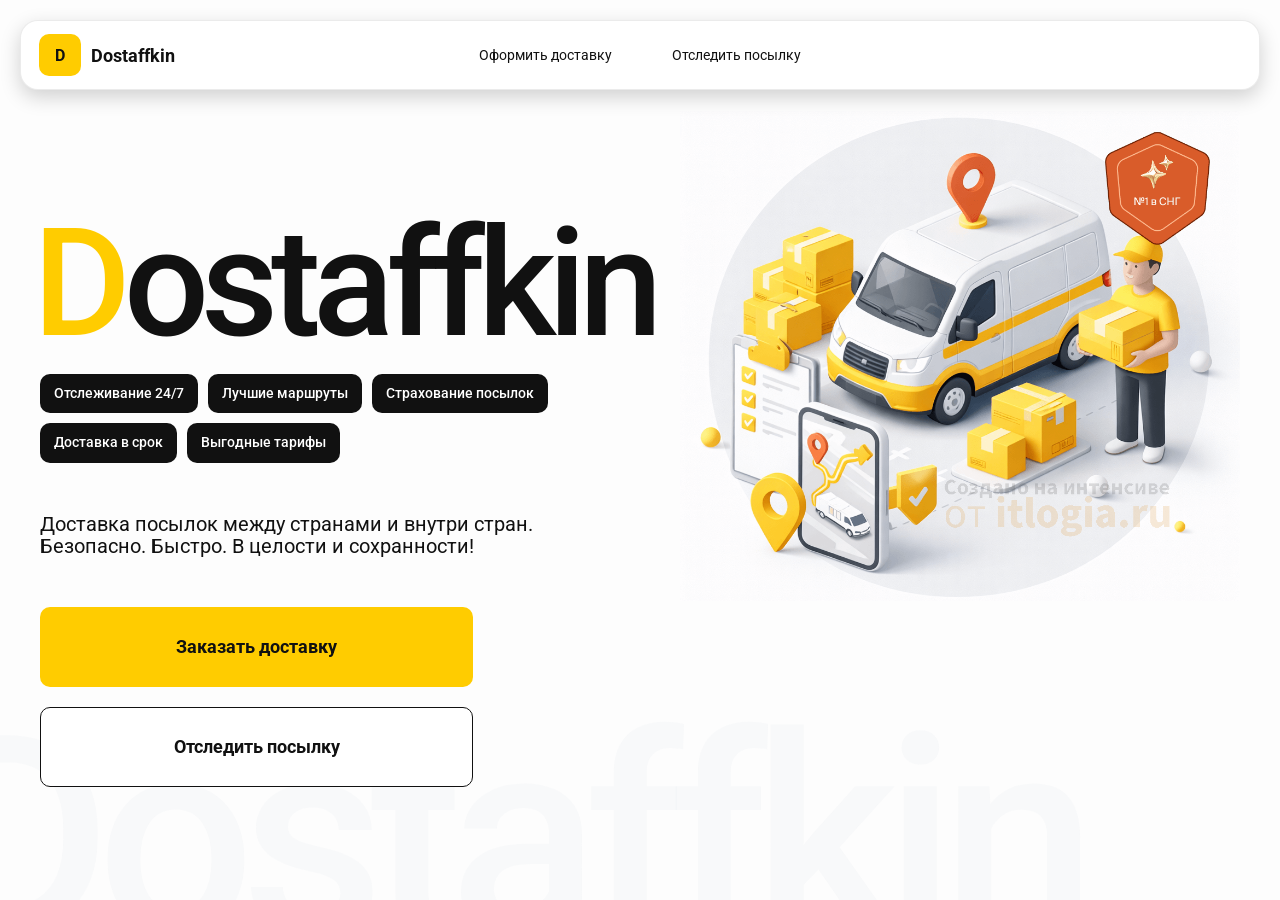
<file: index.html>
<!doctype html>
<html lang="en">
  <head>
    <meta charset="UTF-8" />
    <meta name="viewport" content="width=device-width, initial-scale=1.0" />
    <title>
      Dostaffkin — Доставка посылок между странами и внутри стран. Безопасно.
      Быстро. В целости и сохранности!
    </title>
    <link rel="stylesheet" href="styles/base.css" />
    <link rel="stylesheet" href="styles/base_adaptive.css" />
    <link rel="stylesheet" href="styles/index.css" />
    <link rel="stylesheet" href="styles/index_adaptive.css" />
  </head>
  <body>
    <div class="container">
      <header class="header">
        <a class="header-brand" href="index.html">
          <div class="header-logo">D</div>
          <div class="header-title">Dostaffkin</div>
        </a>
        <nav class="header-menu">
          <a class="header-link" href="order.html"
            >Оформить <span>доставку</span></a
          >
          <a class="header-link" href="track.html"
            >Отследить <span>посылку</span></a
          >
        </nav>
      </header>
      <main class="main">
        <section class="main-info">
          <div class="main-title"><span>D</span>ostaffkin</div>
          <div class="main-features">
            <div class="main-feature">Отслеживание 24/7</div>
            <div class="main-feature">Лучшие маршруты</div>
            <div class="main-feature">Страхование посылок</div>
            <div class="main-feature">Доставка в срок</div>
            <div class="main-feature">Выгодные тарифы</div>
          </div>
          <div class="main-description">
            Доставка посылок между странами и внутри стран. Безопасно. Быстро. В
            целости и сохранности!
          </div>
          <div class="main-actions">
            <a class="button" type="button" href="./order.html"
              >Заказать доставку</a
            >
            <a class="button button-white" type="button" href="./track.html"
              >Отследить посылку</a
            >
          </div>
        </section>
        <div class="main-title-ghost">Dostaffkin</div>
        <section class="main-image">
          <img src="images/main-image.png" alt="Main image" />
        </section>
      </main>
    </div>
  </body>
</html>
</file>
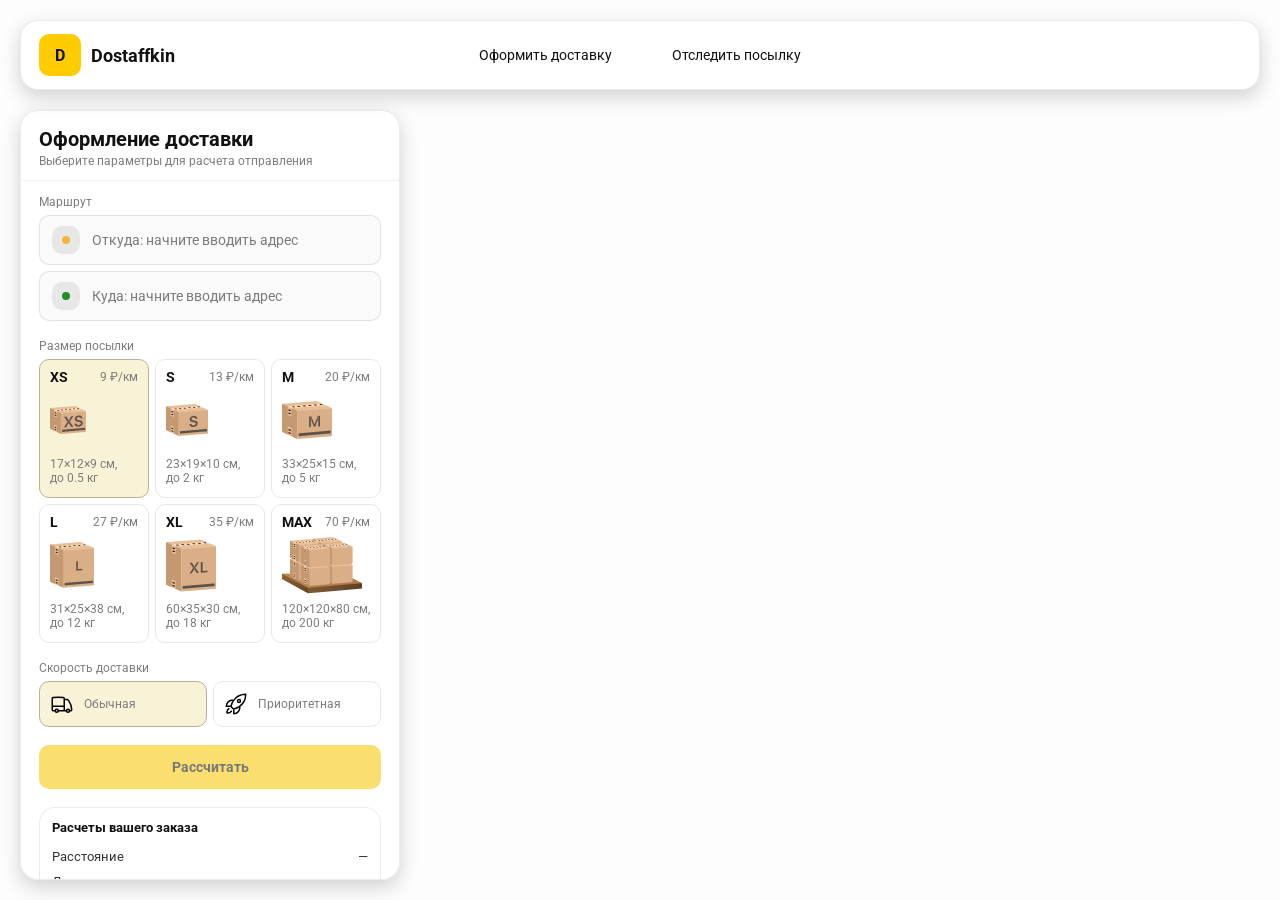
<file: order.html>
<!doctype html>
<html lang="ru">
  <head>
    <meta charset="utf-8" />
    <meta
      name="viewport"
      content="width=device-width,initial-scale=1,maximum-scale=1,user-scalable=0"
    />
    <title>Оформление доставки</title>
    <link rel="stylesheet" href="styles/base.css" />
    <link rel="stylesheet" href="styles/base_adaptive.css" />
    <link rel="stylesheet" href="styles/order.css" />
    <link rel="stylesheet" href="styles/order_adaptive.css" />
    <script
      src="https://api-maps.yandex.ru/2.1/?lang=ru_RU&apikey=65aa3a04-db37-4fb2-b4e8-264c9c88a87e&suggest_apikey=7b7b78f2-4eaf-4229-98f9-afd5eb140132"
      type="text/javascript"
    ></script>
  </head>
  <body>
    <div id="map"></div>
    <header class="header">
      <a class="header-brand" href="index.html">
        <div class="header-logo">D</div>
        <div class="header-title">Dostaffkin</div>
      </a>
      <nav class="header-menu">
        <a class="header-link" href="order.html"
          >Оформить <span>доставку</span></a
        >
        <a class="header-link" href="track.html"
          >Отследить <span>посылку</span></a
        >
      </nav>
    </header>
    <aside class="main" id="sidebar">
      <div class="main-header">
        <div class="main-title">Оформление доставки</div>
        <div class="main-text">Выберите параметры для расчета отправления</div>
      </div>
      <div class="main-content">
        <div class="main-route">
          <div class="main-block-title">Маршрут</div>
          <div class="main-fields">
            <div class="main-field" id="fromField">
              <div class="main-pin"></div>
              <input
                id="from"
                placeholder="Откуда: начните вводить адрес"
                autocomplete="off"
              />
              <div
                class="main-ac"
                id="fromAc"
                role="listbox"
                aria-label="Подсказки адресов"
              ></div>
            </div>

            <div class="main-field" id="toField">
              <div class="main-pin"></div>
              <input
                id="to"
                placeholder="Куда: начните вводить адрес"
                autocomplete="off"
              />
              <div
                class="main-ac"
                id="toAc"
                role="listbox"
                aria-label="Подсказки адресов"
              ></div>
            </div>
          </div>
        </div>
        <div class="main-package">
          <div class="main-block-title">Размер посылки</div>

          <div class="main-sizes">
            <div class="main-size-card is-active" data-value="xs">
              <div class="main-size-top">
                <div class="main-size-label">XS</div>
                <div class="main-size-rate">9 ₽/км</div>
              </div>
              <div class="main-size-media">
                <img src="images/sizes/xs.png" alt="Короб XS" />
              </div>
              <div class="main-size-description">
                17×12×9 см,<br />до 0.5 кг
              </div>
            </div>

            <div class="main-size-card" data-value="s">
              <div class="main-size-top">
                <div class="main-size-label">S</div>
                <div class="main-size-rate">13 ₽/км</div>
              </div>
              <div class="main-size-media">
                <img src="images/sizes/s.png" alt="Короб S" />
              </div>
              <div class="main-size-description">23×19×10 см,<br />до 2 кг</div>
            </div>

            <div class="main-size-card" data-value="m">
              <div class="main-size-top">
                <div class="main-size-label">M</div>
                <div class="main-size-rate">20 ₽/км</div>
              </div>
              <div class="main-size-media">
                <img src="images/sizes/m.png" alt="Короб M" />
              </div>
              <div class="main-size-description">33×25×15 см,<br />до 5 кг</div>
            </div>

            <div class="main-size-card" data-value="l">
              <div class="main-size-top">
                <div class="main-size-label">L</div>
                <div class="main-size-rate">27 ₽/км</div>
              </div>
              <div class="main-size-media">
                <img src="images/sizes/l.png" alt="Короб L" />
              </div>
              <div class="main-size-description">
                31×25×38 см,<br />до 12 кг
              </div>
            </div>

            <div class="main-size-card" data-value="xl">
              <div class="main-size-top">
                <div class="main-size-label">XL</div>
                <div class="main-size-rate">35 ₽/км</div>
              </div>
              <div class="main-size-media">
                <img src="images/sizes/xl.png" alt="Короб XL" />
              </div>
              <div class="main-size-description">
                60×35×30 см,<br />до 18 кг
              </div>
            </div>

            <div class="main-size-card" data-value="max">
              <div class="main-size-top">
                <div class="main-size-label">MAX</div>
                <div class="main-size-rate">70 ₽/км</div>
              </div>
              <div class="main-size-media main-size-media-palleta">
                <img src="images/sizes/max.png" alt="Паллета" />
              </div>
              <div class="main-size-description">
                120×120×80 см,<br />до 200 кг
              </div>
            </div>
          </div>
        </div>
        <div class="main-speed">
          <div class="main-block-title">Скорость доставки</div>
          <div class="main-speeds">
            <div class="main-speed-card is-active" data-value="regular">
              <img
                class="main-speed-media"
                src="images/icons/regular.svg"
                alt="Regular"
              />
              <div class="main-speed-description">Обычная</div>
            </div>
            <div class="main-speed-card" data-value="fast">
              <img
                class="main-speed-media"
                src="images/icons/fast.svg"
                alt="Fast"
              />
              <div class="main-speed-description">Приоритетная</div>
            </div>
          </div>
        </div>
        <div class="main-calculate-block">
          <button
            id="calc"
            class="button calculate-button"
            type="button"
            disabled
          >
            Рассчитать
          </button>
        </div>
        <div class="main-result" id="result">
          <div class="main-result-title">Расчеты вашего заказа</div>
          <div class="main-result-lines">
            <div class="main-result-line">
              <span>Расстояние</span><span id="distanceValue">—</span>
            </div>
            <div class="main-result-line">
              <span>Доставим через</span><span id="durationValue">—</span>
            </div>
            <div class="main-result-line">
              <span>Тариф</span><span id="rateValue">—</span>
            </div>
          </div>
          <div class="main-price">
            <div class="main-price-label">Итого</div>
            <div class="main-price-value" id="totalValue">—</div>
          </div>
        </div>
        <div class="main-order-box">
          <div class="main-order-form" id="orderForm">
            <div class="main-order-title">Оформление доставки</div>
            <div class="main-block-info-row">
              <div class="main-block-title">Контакты</div>
              <div class="order-fields">
                <div class="main-field">
                  <input
                    id="customerName"
                    placeholder="Ваше имя"
                    autocomplete="off"
                  />
                </div>
                <div class="main-field">
                  <input
                    id="customerPhone"
                    placeholder="Ваш телефон"
                    autocomplete="off"
                    inputmode="tel"
                  />
                </div>
              </div>
            </div>
            <div class="main-block-info-row extra-info">
              <div class="main-block-title">Дополнительная информация</div>
              <div class="main-field textarea">
                <textarea
                  id="comment"
                  placeholder="Детали доставки и комментарии"
                ></textarea>
              </div>
            </div>
            <button
              id="submit"
              class="button main-submit-request"
              type="button"
              disabled
            >
              Отправить заявку
            </button>
          </div>

          <div class="main-order-success" id="orderSuccess">
            <div class="main-success-icon">✓</div>
            <div class="main-success-title">Заявка отправлена!</div>
            <div class="main-success-title">
              Номер отправления – <span id="orderId"></span>
            </div>
            <div class="main-success-subtitle">Мы скоро свяжемся с вами</div>
          </div>
        </div>
      </div>
    </aside>
    <script src="scripts/order.js"></script>
  </body>
</html>
</file>
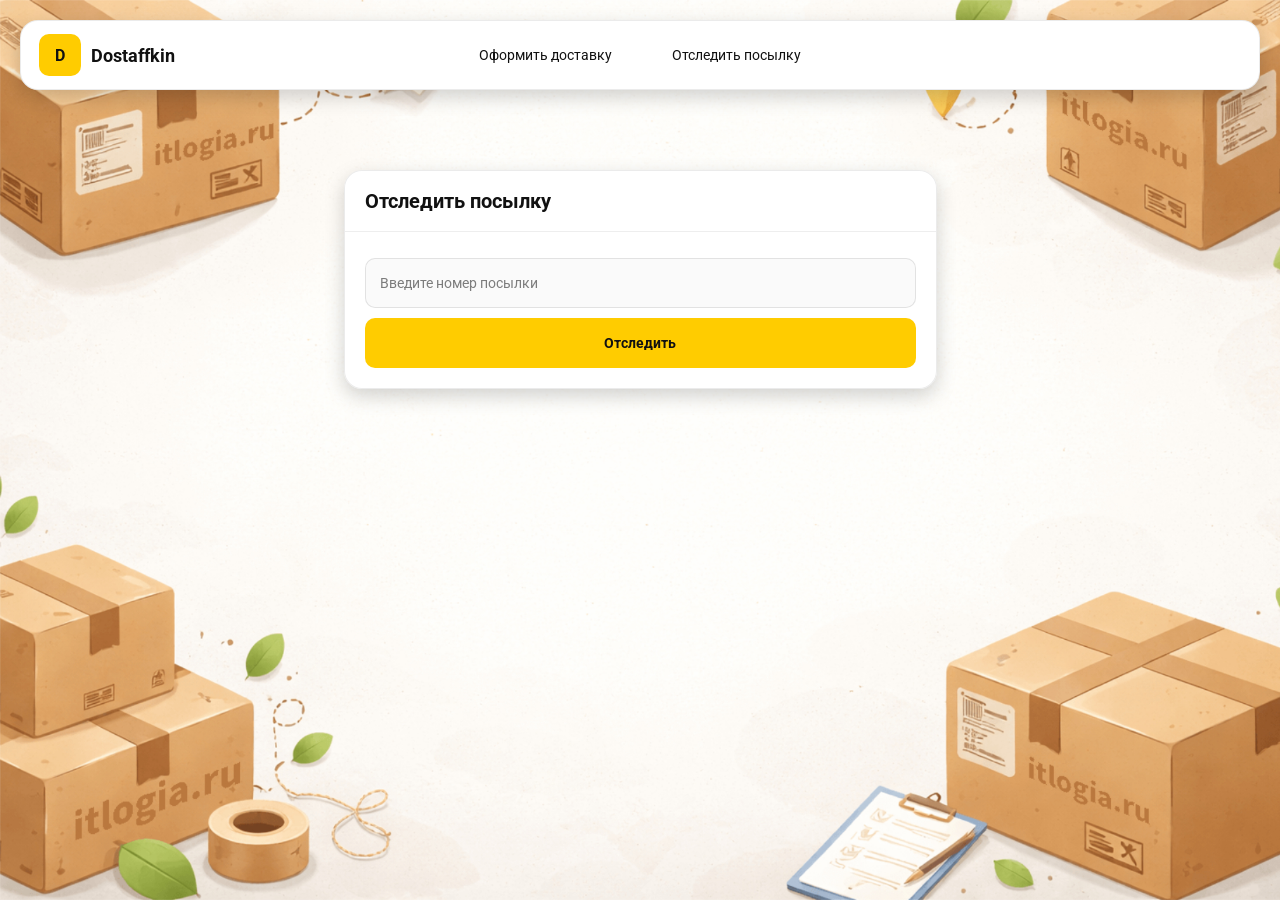
<file: track.html>
<!doctype html>
<html lang="ru">
  <head>
    <meta charset="utf-8" />
    <meta
      name="viewport"
      content="width=device-width,initial-scale=1,maximum-scale=1,user-scalable=0"
    />
    <title>Отследить посылку</title>
    <link rel="stylesheet" href="styles/base.css" />
    <link rel="stylesheet" href="styles/base_adaptive.css" />
    <link rel="stylesheet" href="styles/track.css" />
    <link rel="stylesheet" href="styles/track_adaptive.css" />
  </head>
  <body>
    <div class="container">
      <header class="header">
        <a class="header-brand" href="index.html">
          <div class="header-logo">D</div>
          <div class="header-title">Dostaffkin</div>
        </a>
        <nav class="header-menu">
          <a class="header-link" href="order.html"
            >Оформить <span>доставку</span></a
          >
          <a class="header-link" href="track.html"
            >Отследить <span>посылку</span></a
          >
        </nav>
      </header>
      <main class="track-content">
        <section class="track-card track-search">
          <div class="track-title">Отследить посылку</div>
          <div class="track-action">
            <div class="main-field track-field">
              <input
                id="trackNumber"
                placeholder="Введите номер посылки"
                autocomplete="off"
              />
            </div>
            <button id="trackButton" class="button track-button" type="button">
              Отследить
            </button>
          </div>
        </section>
        <section class="track-card track-result" id="trackResult">
          <div class="track-result-header">
            <div class="track-id" id="trackIdValue"></div>
            <div class="track-routes">
              <div class="track-route">
                <div class="track-route-pin">
                  <svg
                    xmlns="http://www.w3.org/2000/svg"
                    fill="none"
                    viewBox="0 0 24 24"
                    stroke-width="1.5"
                    stroke="orange"
                    class="size-6"
                  >
                    <path
                      stroke-linecap="round"
                      stroke-linejoin="round"
                      d="M15 10.5a3 3 0 1 1-6 0 3 3 0 0 1 6 0Z"
                    />
                    <path
                      stroke-linecap="round"
                      stroke-linejoin="round"
                      d="M19.5 10.5c0 7.142-7.5 11.25-7.5 11.25S4.5 17.642 4.5 10.5a7.5 7.5 0 1 1 15 0Z"
                    />
                  </svg>
                </div>
                <div class="track-route-address" id="trackFromValue">
                  Откуда: Москва, улица Арбат, 1
                </div>
              </div>
              <div class="track-route track-route-arrow">
                <svg
                  xmlns="http://www.w3.org/2000/svg"
                  fill="none"
                  viewBox="0 0 24 24"
                  stroke-width="1.5"
                  stroke="currentColor"
                  class="size-6"
                >
                  <path
                    stroke-linecap="round"
                    stroke-linejoin="round"
                    d="M19.5 13.5 12 21m0 0-7.5-7.5M12 21V3"
                  />
                </svg>
              </div>
              <div class="track-route">
                <div class="track-route-pin">
                  <svg
                    xmlns="http://www.w3.org/2000/svg"
                    fill="none"
                    viewBox="0 0 24 24"
                    stroke-width="1.5"
                    stroke="green"
                    class="size-6"
                  >
                    <path
                      stroke-linecap="round"
                      stroke-linejoin="round"
                      d="M15 10.5a3 3 0 1 1-6 0 3 3 0 0 1 6 0Z"
                    />
                    <path
                      stroke-linecap="round"
                      stroke-linejoin="round"
                      d="M19.5 10.5c0 7.142-7.5 11.25-7.5 11.25S4.5 17.642 4.5 10.5a7.5 7.5 0 1 1 15 0Z"
                    />
                  </svg>
                </div>
                <div class="track-route-address" id="trackToValue">
                  Куда: Минск, проспект Независимости, 58
                </div>
              </div>
            </div>
          </div>
          <div class="track-info">
            <div class="track-status-title">Статус данной посылки:</div>
            <div class="track-status-list" id="trackStatusList"></div>
          </div>
        </section>
      </main>
    </div>
    <script src="scripts/track.js"></script>
  </body>
</html>
</file>
<file: styles/base.css>
*,
*::before,
*::after {
  box-sizing: border-box;
}

@font-face {
  font-family: "Roboto";
  src: url("../fonts/Roboto-Regular.ttf");
  font-weight: normal;
}

@font-face {
  font-family: "Roboto";
  src: url("../fonts/Roboto-Bold.ttf");
  font-weight: bold;
}

@font-face {
  font-family: "Roboto";
  src: url("../fonts/Roboto-Medium.ttf");
  font-weight: 500;
}

html,
body {
  margin: 0;
  color: #111111;
  font-family: "Roboto", sans-serif;
}

body {
  background: #fdfdfd;
}

.header {
  border-radius: 18px;
  box-shadow: 0 7px 20px 0 #0000002e;
  backdrop-filter: blur(10px);
  background: #fff;
  left: 20px;
  border: 1px solid rgba(0, 0, 0, 0.08);
  position: fixed;
  right: 20px;
  top: 20px;
  padding: 14px 18px;
  height: 70px;
  display: flex;
  align-items: center;
  z-index: 6;
}

.header-brand {
  display: flex;
  align-items: center;
  text-decoration: none;
  gap: 10px;
}

.header-logo {
  width: 42px;
  height: 42px;
  border-radius: 10px;
  background: #ffcc00;
  display: grid;
  place-items: center;
  font-weight: bold;
  color: #111;
}

.header-title {
  font-size: 18px;
  font-weight: bold;
  color: #111111;
  text-decoration: none;
}

.header-menu {
  display: flex;
  align-items: center;
  gap: 60px;
  margin: 0;
  position: absolute;
  left: 50%;
  transform: translateX(-50%);
}

.header-link {
  font-size: 14px;
  color: #111111;
  text-decoration: none;
}

.button {
  border: 0;
  outline: none;
  height: 44px;
  border-radius: 10px;
  font-size: 14px;
  font-weight: bold;
  cursor: pointer;
  font-family: inherit;
  transition:
    transform 0.08s ease,
    opacity 0.12s ease;
  background: #ffcc00;
  color: #111111;
  text-align: center;
  text-decoration: none;
}

.button:hover {
  background-color: #e5bc19;
}

.button:disabled {
  cursor: not-allowed;
  background-color: #fade6e;
  color: #787878;
  transform: none;
}

.button.button-white {
  background: #fff;
  border: 1px solid #111111;
}

.button.button-white:hover {
  background: rgb(241 241 241);
}

.main-field {
  display: flex;
  align-items: center;
  margin-top: 6px;
  gap: 10px;
  border: 1px solid #1111111a;
  background: #fafafa;
  border-radius: 10px;
  padding: 10px 12px;
  position: relative;
  box-sizing: border-box;
  height: 50px;
}

.main-field.textarea {
  height: auto;
}

.main-pin {
  width: 28px;
  height: 28px;
  border-radius: 10px;
  background: rgba(17, 17, 17, 0.08);
  display: grid;
  place-items: center;
  flex: 0 0 auto;
  position: relative;
}

.main-pin::before {
  content: "";
  width: 8px;
  height: 8px;
  border-radius: 999px;
  background: orange;
  opacity: 0.75;
  display: block;
}

.main-field:last-child .main-pin::before {
  background: green;
  opacity: 0.85;
}

input,
textarea {
  width: 100%;
  border: 0;
  outline: none;
  background: transparent;
  font-size: 14px;
  color: #111111;
  font-family: inherit;
}

textarea {
  resize: vertical;
  min-height: 72px;
  padding: 2px 0;
}

input::placeholder,
textarea::placeholder {
  color: #7c7c7c;
}

.main-field:focus-within {
  border-color: rgba(0, 0, 0, 0.2);
  box-shadow: 0 0 0 4px rgba(255, 204, 0, 0.35);
  background: rgba(255, 255, 255, 0.75);
}
</file>
<file: styles/base_adaptive.css>
@media (max-width: 767px) {
  .header {
    left: 10px;
    right: 10px;
    top: 10px;
  }

  .header-link span {
    display: none;
  }

  .header-menu {
    gap: 20px;
    justify-content: flex-start;
    margin: 0 0 0 30px;
    position: static;
    transform: none;
  }
}

@media (max-width: 420px) {
  .header-title {
    display: none;
  }
}

@media (max-width: 374px) {
  .header-menu {
    gap: 10px;
    margin: 0 0 0 10px;
  }
}
</file>
<file: styles/index.css>
.container {
  overflow: hidden;
  min-height: 100vh;
}

.main {
  padding: 111px 40px 40px;
  position: relative;
  display: flex;
}

.main-info {
  max-width: 840px;
  width: 100%;
  position: relative;
}

.main-title {
  margin-top: 98px;
  font-weight: 500;
  font-size: 200px;
  line-height: 1;
  letter-spacing: -0.05em;
  color: #111111;
  left: -15px;
  position: relative;
}

.main-title span {
  color: #ffcc00;
}

.main-features {
  margin-top: 15px;
  display: flex;
  flex-wrap: wrap;
  gap: 10px;
}

.main-feature {
  background: #111111;
  color: #fff;
  padding: 12px 14px;
  font-weight: 500;
  font-size: 14px;
  line-height: 1.1;
  border-radius: 10px;
}

.main-description {
  margin-top: 50px;
  max-width: 500px;
  font-size: 20px;
  line-height: 1.1;
  color: #111111;
}

.main-actions {
  margin-top: 50px;
  display: flex;
  flex-direction: column;
  gap: 20px;
}

.main-actions .button {
  height: 80px;
  width: 433px;
  font-size: 18px;
  font-weight: bold;
  place-items: center;
  display: grid;
}

.main-title-ghost {
  position: absolute;
  z-index: -1;
  left: -70px;
  bottom: -150px;
  font-weight: 500;
  font-size: 278px;
  line-height: 1;
  letter-spacing: -0.05em;
  color: #ecedf04d;
}

.main-image {
  width: 1024px;
  top: 100px;
  z-index: -2;
}

.main-image img {
  width: 100%;
  max-width: 1024px;
  height: auto;
  display: block;
}
</file>
<file: styles/index_adaptive.css>
@media (max-width: 1760px) {
  .main-title {
    font-size: 150px;
    left: -7px;
  }

  .main-info {
    max-width: 640px;
  }
}

@media (max-width: 1200px) {
  .main-info {
    max-width: 540px;
  }

  .main {
    padding: 111px 20px 20px;
  }

  .main-title {
    font-size: 120px;
    left: -4px;
  }

  .main-title-ghost {
    font-size: 220px;
  }
}

@media (max-width: 1024px) {
  .main-title {
    margin-top: 30px;
  }

  .main {
    flex-direction: column-reverse;
  }

  .main-image {
    max-width: 350px;
    position: absolute;
    left: 370px;
    top: 370px;
  }

  .main-info {
    max-width: 100%;
  }

  .main-actions {
    gap: 10px;
  }

  .main-actions .button {
    height: 50px;
    font-size: 14px;
    width: auto;
    max-width: 300px;
  }

  .main-description {
    max-width: 350px;
  }
}

@media (max-width: 570px) {
  .main-title {
    font-size: 88px;
  }

  .main-description {
    max-width: 100%;
  }

  .main-actions {
    width: 100%;
  }

  .main-actions .button {
    width: 100%;
    max-width: 100%;
  }

  .main-image {
    max-width: 650px;
    position: absolute;
    left: 170px;
    top: 70px;
    opacity: 0.2;
  }
}

@media (max-width: 400px) {
  .main-title {
    font-size: 70px;
  }
}
</file>
<file: styles/order.css>
#map {
  position: fixed;
  inset: 0;
}

.main {
  border-radius: 18px;
  box-shadow: 0 7px 20px 0 #0000002e;
  backdrop-filter: blur(10px);
  background: rgba(255, 255, 255, 0.96);
  left: 20px;
  border: 1px solid rgba(0, 0, 0, 0.08);
  position: fixed;
  top: 110px;
  bottom: 20px;
  width: 380px;
  display: flex;
  flex-direction: column;
  overflow: hidden;
  z-index: 5;
}

.main-header {
  padding: 18px 18px 12px 18px;
  border-bottom: 1px solid rgba(0, 0, 0, 0.06);
  display: flex;
  flex-direction: column;
}

.main-title {
  font-size: 20px;
  line-height: 100%;
  font-weight: bold;
}

.main-text {
  font-size: 12px;
  margin-top: 5px;
  color: #7c7c7c;
}

.main-content {
  padding: 14px 18px 18px 18px;
  overflow: auto;
  scrollbar-width: none;
  display: flex;
  flex-direction: column;
  gap: 18px;
  flex: 1;
}

.main-block-title {
  font-size: 12px;
  color: #7c7c7c;
}

.main-route .main-block-title,
.main-package .main-block-title {
  margin-bottom: 6px;
}

.main-sizes {
  display: grid;
  gap: 6px;
  grid-template-columns: repeat(3, 1fr);
}

.main-size-card {
  border: 1px solid #e8e8e7;
  background: #fff;
  border-radius: 10px;
  padding: 10px;
  cursor: pointer;
  user-select: none;
  transition:
    transform 0.08s ease,
    border-color 0.12s ease,
    background 0.12s ease;
  min-height: 139px;
}

.main-size-card:hover {
  transform: translateY(-1px);
}

.main-size-card.is-active {
  background-color: #f8f2d6;
  border-color: #b7b196;
}

.main-size-top {
  display: flex;
  align-items: center;
  justify-content: space-between;
}

.main-size-label {
  font-weight: bold;
  font-size: 14px;
  color: #111111;
  line-height: 100%;
}

.main-size-rate {
  font-size: 12px;
  color: #7c7c7c;
  line-height: 100%;
}

.main-size-media {
  margin-top: 8px;
  height: 57px;
}

.main-size-description {
  margin-top: 8px;
  font-size: 12px;
  color: #7c7c7c;
  line-height: 1.2;
}

.main-speed .main-block-title {
  margin-bottom: 6px;
}

.main-speeds {
  display: grid;
  gap: 6px;
  grid-template-columns: repeat(2, 1fr);
}

.main-speed-card {
  border: 1px solid #e8e8e7;
  background: #fff;
  border-radius: 10px;
  padding: 10px;
  cursor: pointer;
  user-select: none;
  transition:
    transform 0.08s ease,
    border-color 0.12s ease,
    background 0.12s ease;
  display: flex;
  align-items: center;
  gap: 10px;
}

.main-speed-card:hover {
  transform: translateY(-1px);
}

.main-speed-card.is-active {
  background-color: #f8f2d6;
  border-color: #b7b196;
}

.main-speed-description {
  font-size: 12px;
  color: #7c7c7c;
  line-height: 1.2;
}

.calculate-button {
  width: 100%;
}

.main-result {
  border: 1px solid rgba(0, 0, 0, 0.08);
  background: rgba(255, 255, 255, 0.75);
  border-radius: 16px;
  padding: 12px;
  line-height: 1.25;
}

.main-result-title {
  font-weight: bold;
  font-size: 13px;
  color: #111111;
  margin-bottom: 13px;
}

.main-result-lines {
  gap: 8px;
  display: flex;
  flex-direction: column;
}

.main-result-line {
  font-size: 13px;
  color: rgba(17, 17, 17, 0.85);
  display: flex;
  justify-content: space-between;
}

.main-price {
  margin-top: 18px;
  padding-top: 10px;
  border-top: 1px dashed rgba(0, 0, 0, 0.12);
  display: flex;
  align-items: baseline;
  justify-content: space-between;
}

.main-price-label {
  font-size: 12px;
  color: rgba(17, 17, 17, 0.55);
}

.main-price-value {
  font-size: 20px;
  font-weight: bold;
  color: #111111;
  letter-spacing: -0.3px;
}

.main-order-box {
  background: #fff;
  border: 1px solid #e8e8e7;
  border-radius: 10px;
  padding: 12px;
}

.main-order-title {
  margin-bottom: 8px;
  font-weight: bold;
  font-size: 14px;
  color: #111111;
}

.main-block-info {
  display: flex;
  flex-direction: column;
  gap: 6px;
}

.order-fields {
  display: grid;
  grid-template-columns: 1fr 1fr;
  column-gap: 10px;
  margin-top: 6px;
}

.main-block-info-row.extra-info {
  display: block;
  margin-top: 13px;
}

.main-submit-request {
  width: 100%;
  margin-top: 6px;
}

.main-order-success {
  display: none;
  text-align: center;
  padding: 22px 12px;
  gap: 12px;
}

.main-order-success.is-visible {
  display: flex;
  flex-direction: column;
  align-items: center;
}

.main-success-icon {
  width: 56px;
  height: 56px;
  border-radius: 50%;
  background: #16a34a;
  color: #fff;
  display: grid;
  place-items: center;
  font-size: 30px;
}

.main-success-title {
  font-size: 14px;
  font-weight: bold;
  color: #111111;
}

.main-success-subtitle {
  font-size: 12px;
  color: rgba(17, 17, 17, 0.55);
  line-height: 1.3;
}
</file>
<file: styles/order_adaptive.css>
@media (max-width: 767px) {
  .main {
    left: 10px;
    right: 10px;
    top: 50%;
    bottom: 12px;
    width: auto;
    max-width: none;
  }
}

@media (max-width: 420px) {
  .main-sizes {
    grid-template-columns: repeat(2, 1fr);
  }
}
</file>
<file: styles/track.css>
.container {
  background: #f4f4f4 url("../images/track-bg.jpg");
  background-size: cover;
  min-height: 100vh;
  padding: 170px 0 50px 0;
}

.track-content {
  width: 593px;
  margin: 0 auto;
}

.track-card {
  width: 100%;
  border-radius: 18px;
  box-shadow: 0 7px 20px 0 #0000002e;
  backdrop-filter: blur(10px);
  background: rgba(255, 255, 255, 0.96);
  border: 1px solid rgba(0, 0, 0, 0.08);
}

.track-title {
  font-size: 20px;
  line-height: 100%;
  font-weight: bold;
  border-bottom: 1px solid #eeeeee;
  padding: 20px;
}

.track-action {
  padding: 20px;
}

.track-button {
  width: 100%;
  height: 50px;
}

.track-field {
  margin-bottom: 10px;
}

.track-result {
  margin-top: 5px;
  display: none;
}

.track-result.is-visible {
  display: block;
}

.track-result-header {
  font-weight: bold;
  font-size: 14px;
  color: #111111;
  padding: 20px;
  border-bottom: 1px solid #eeeeee;
}

.track-id {
  margin-bottom: 12px;
  font-size: 20px;
}

.track-routes {
  display: flex;
  flex-direction: column;
  gap: 10px;
  font-weight: normal;
}

.track-route {
  display: flex;
  align-items: center;
  gap: 10px;
}

.track-route-pin {
  width: 24px;
  height: 24px;
  flex-shrink: 0;
}

.track-route-arrow {
  padding: 15px 0;
  width: 24px;
  height: 24px;
}

.track-info {
  padding: 20px;
}

.track-status {
  display: flex;
  align-items: center;
  font-size: 12px;
  gap: 10px;
}

.track-status-title {
  font-size: 14px;
  color: #111111;
  margin-bottom: 20px;
}

.track-status-list {
  display: flex;
  flex-direction: column;
  gap: 15px;
}

.track-status-icon {
  width: 40px;
  height: 40px;
  border-radius: 50%;
  background: rgba(17, 17, 17, 0.08);
  display: grid;
  place-items: center;
  flex: 0 0 auto;
}

.track-status.created .track-status-icon {
  background-color: #f1cb00;
}

.track-status.in-way .track-status-icon {
  background-color: #f08a11;
}

.track-status.ready .track-status-icon {
  background-color: #a35d0a;
}

.track-status.done .track-status-icon {
  background-color: #37c93b;
}

.track-status-text {
  display: flex;
  align-items: center;
  justify-content: space-between;
  color: #111111;
  font-size: 12px;
  flex: 1;
}

.track-status-date {
  color: rgba(17, 17, 17, 0.55);
}
</file>
<file: styles/track_adaptive.css>
@media (max-width: 767px) {
  .container {
    padding: 130px 0 50px 0;
  }

  .track-content {
    width: 100%;
    padding-left: 10px;
    padding-right: 10px;
  }

  .track-result-header {
    padding: 20px;
  }
}
</file>
